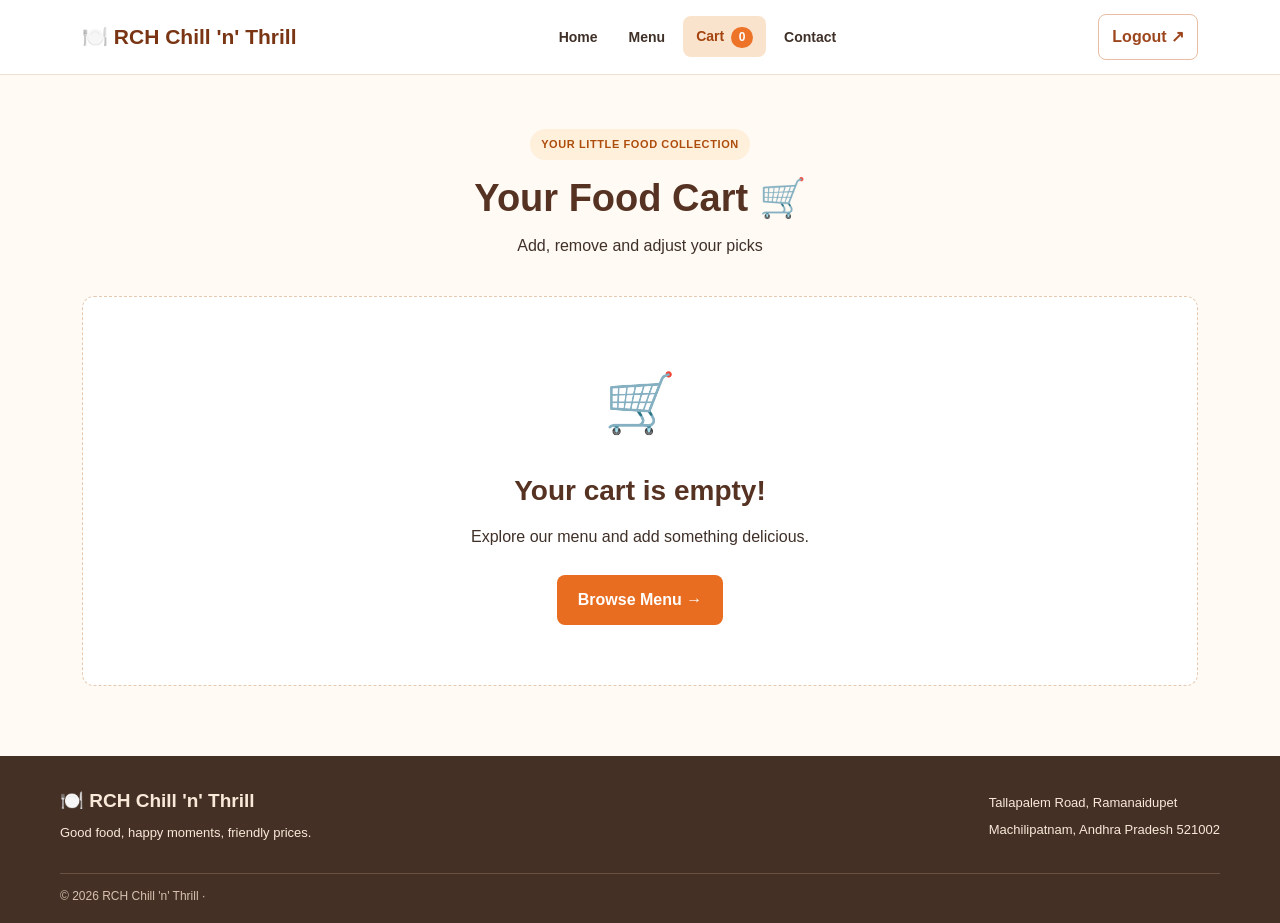
<file: cart.html>
<!DOCTYPE html>
<html lang="en">
<head>
  <meta charset="UTF-8">
  <meta name="viewport" content="width=device-width, initial-scale=1.0">
  <title>Cart | RCH Chill 'n' Thrill</title>
  <link rel="stylesheet" href="style.css">
</head>
<body>
<header class="site-header">
  <div class="header-inner">
    <a class="brand" href="home.html">🍽️ <span>RCH Chill 'n' Thrill</span></a>
    <nav aria-label="Main navigation">
        <a href="home.html">Home</a>
        <a href="menu.html">Menu</a>
        <a href="cart.html" class="active" aria-current="page">Cart <span id="cartCount" class="cart-badge">0</span></a>
        <a href="contact.html">Contact</a>
    </nav>
    <button type="button" onclick="logout()" class="logout-button">Logout ↗</button>
  </div>
</header>

<main class="container">
  <section class="page-intro">
    <span class="pill orange-pill">YOUR LITTLE FOOD COLLECTION</span>
    <h1>Your Food Cart 🛒</h1>
    <p>Add, remove and adjust your picks</p>
  </section>
  <div id="cartItems"></div>
  <div id="cartSummary"></div>
</main>

<footer class="site-footer">
  <div class="footer-inner">
    <div><strong>🍽️ RCH Chill 'n' Thrill</strong><p>Good food, happy moments, friendly prices.</p></div>
    <div><p>Tallapalem Road, Ramanaidupet</p><p>Machilipatnam, Andhra Pradesh 521002</p></div>
  </div>
  <p class="footer-note">© 2026 RCH Chill 'n' Thrill ·</p>
</footer>
  <script src="script.js"></script>
</body>
</html>
</file>
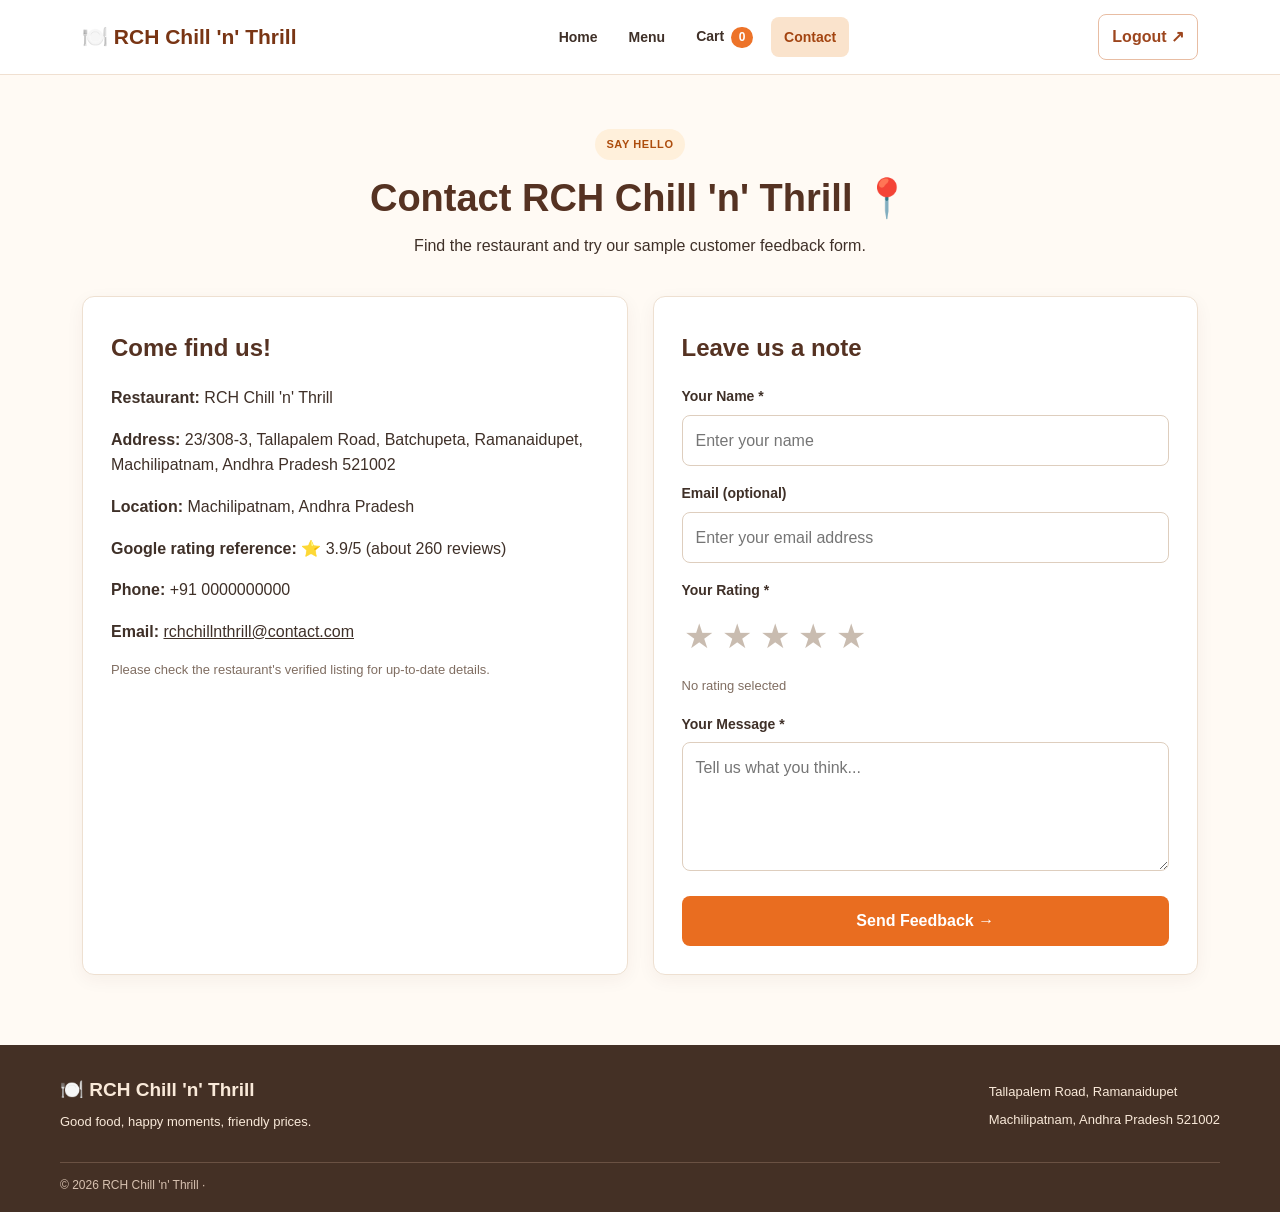
<file: contact.html>
<!DOCTYPE html>
<html lang="en">
<head>
  <meta charset="UTF-8">
  <meta name="viewport" content="width=device-width, initial-scale=1.0">
  <title>Contact | RCH Chill 'n' Thrill</title>
  <link rel="stylesheet" href="style.css">
</head>
<body>
<header class="site-header">
  <div class="header-inner">
    <a class="brand" href="home.html">🍽️ <span>RCH Chill 'n' Thrill</span></a>
    <nav aria-label="Main navigation">
        <a href="home.html">Home</a>
        <a href="menu.html">Menu</a>
        <a href="cart.html">Cart <span id="cartCount" class="cart-badge">0</span></a>
        <a href="contact.html" class="active" aria-current="page">Contact</a>
    </nav>
    <button type="button" onclick="logout()" class="logout-button">Logout ↗</button>
  </div>
</header>

<main class="container">
  <section class="page-intro">
    <span class="pill orange-pill">SAY HELLO</span>
    <h1>Contact RCH Chill 'n' Thrill 📍</h1>
    <p>Find the restaurant and try our sample customer feedback form.</p>
  </section>

  <div class="contact-grid">
    <section class="contact-card">
      <h2>Come find us!</h2>
      <p><strong>Restaurant:</strong> RCH Chill 'n' Thrill</p>
      <p><strong>Address:</strong> 23/308-3, Tallapalem Road, Batchupeta, Ramanaidupet, Machilipatnam, Andhra Pradesh 521002</p>
      <p><strong>Location:</strong> Machilipatnam, Andhra Pradesh</p>
      <p><strong>Google rating reference:</strong> ⭐ 3.9/5 (about 260 reviews)</p>
      <p><strong>Phone:</strong> +91 0000000000</p>
      <p>
        <strong>Email:</strong>
        <a href="https://mail.google.com/mail/?view=cm&fs=1&to=rchchillnthrill@contact.com"
          target="_blank"
          rel="noopener noreferrer">
          rchchillnthrill@contact.com
        </a>
      </p>
      <p class="small-note">Please check the restaurant's verified listing for up-to-date details.</p>
    </section>

    <section class="contact-card">
      <h2>Leave us a note</h2>
      <form id="feedbackForm" novalidate>
        <label for="feedbackName">Your Name *</label>
        <input id="feedbackName" type="text" placeholder="Enter your name">
        <label for="feedbackEmail">Email (optional)</label>
        <input id="feedbackEmail" type="email" placeholder="Enter your email address">
        <p class="input-label">Your Rating *</p>
        <div class="rating-stars" aria-label="Choose a rating from one to five stars">
          <button type="button" class="star" onclick="selectRating(1)" aria-label="1 star" aria-pressed="false">★</button>
          <button type="button" class="star" onclick="selectRating(2)" aria-label="2 stars" aria-pressed="false">★</button>
          <button type="button" class="star" onclick="selectRating(3)" aria-label="3 stars" aria-pressed="false">★</button>
          <button type="button" class="star" onclick="selectRating(4)" aria-label="4 stars" aria-pressed="false">★</button>
          <button type="button" class="star" onclick="selectRating(5)" aria-label="5 stars" aria-pressed="false">★</button>
        </div>
        <p id="ratingMessage" class="small-note">No rating selected</p>
        <label for="feedbackMessage">Your Message *</label>
        <textarea id="feedbackMessage" rows="4" placeholder="Tell us what you think..."></textarea>
        <button type="submit" class="button full-width">Send Feedback →</button>
      </form>
    </section>
  </div>
</main>

<footer class="site-footer">
  <div class="footer-inner">
    <div><strong>🍽️ RCH Chill 'n' Thrill</strong><p>Good food, happy moments, friendly prices.</p></div>
    <div><p>Tallapalem Road, Ramanaidupet</p><p>Machilipatnam, Andhra Pradesh 521002</p></div>
  </div>
  <p class="footer-note">© 2026 RCH Chill 'n' Thrill ·</p>
</footer>
  <script src="script.js"></script>
</body>
</html>
</file>
<file: style.css>
/* RCH Chill 'n' Thrill — beginner-friendly styling */
* { box-sizing: border-box; }
body {
  margin: 0;
  background-color: #fffaf4;
  color: #3f3028;
  font-family: Arial, Helvetica, sans-serif;
  line-height: 1.6;
}
h1, h2, h3 { line-height: 1.25; }
h1 { font-size: 38px; }
h2 { font-size: 28px; color: #553222; }
a { color: inherit; }
button, input, textarea { font: inherit; }
button { cursor: pointer; }
img { display: block; }

/* Navbar shared by Home, Menu, Cart and Contact */
.site-header {
  background-color: #ffffff;
  border-bottom: 1px solid #f0e0d1;
}
.header-inner {
  max-width: 1160px;
  margin: auto;
  padding: 14px 22px;
  display: flex;
  justify-content: space-between;
  align-items: center;
  gap: 15px;
}
.brand {
  font-size: 21px;
  color: #793514;
  font-weight: bold;
  text-decoration: none;
  white-space: nowrap;
}
nav { display: flex; align-items: center; gap: 5px; }
nav a {
  text-decoration: none;
  font-weight: bold;
  padding: 9px 13px;
  border-radius: 8px;
  font-size: 14px;
}
nav a:hover { background-color: #fff0df; color: #b94e10; }
nav a.active { background-color: #fae3cc; color: #a34410; }
.cart-badge {
  display: inline-block;
  padding: 1px 7px;
  min-width: 22px;
  border-radius: 20px;
  margin-left: 3px;
  text-align: center;
  background-color: #ed7329;
  color: white;
  font-size: 12px;
}
.logout-button {
  border: 1px solid #e8bda3;
  background-color: white;
  color: #9d461e;
  border-radius: 8px;
  padding: 9px 13px;
  font-weight: bold;
}
.logout-button:hover { background-color: #fff1e6; }

/* Common elements */
.container { max-width: 1160px; margin: auto; padding: 30px 22px 70px; min-height: 72vh; }
.button {
  display: inline-block;
  border: 0;
  background-color: #e96d20;
  color: white;
  border-radius: 8px;
  padding: 12px 21px;
  font-weight: bold;
  text-decoration: none;
  text-align: center;
}
.button:hover { background-color: #c9540b; }
.button-outline { background-color: transparent; border: 1px solid #de8e5d; color: #984312; }
.button-outline:hover { background-color: #fff0df; }
.full-width { width: 100%; }
.center { text-align: center; margin-top: 25px; }
.small-note { font-size: 13px; color: #806e62; }
.eyebrow { color: #c15a17; font-weight: bold; letter-spacing: 1px; font-size: 12px; }
.pill { display: inline-block; background-color: #000000; padding: 7px 11px; border-radius: 25px; font-size: 11px; font-weight: bold; letter-spacing: .6px; }
.orange-pill { color: #ad4d0d; background-color: #fff0db; }
.demo-tag { display: inline-block; background-color: #fff0cc; color: #94500b; padding: 4px 7px; border-radius: 5px; font-size: 11px; vertical-align: middle; }
.content-section { padding: 36px 0; }
.last-section { padding-bottom: 10px; }
.section-heading { display: flex; align-items: end; justify-content: space-between; gap: 15px; margin-bottom: 19px; }
.section-heading h2 { margin: 4px 0 0; }
.text-link { color: #c75c16; font-size: 14px; font-weight: bold; text-decoration: none; }
.text-link:hover { text-decoration: underline; }
.page-intro { text-align: center; max-width: 790px; margin: 24px auto 38px; }
.page-intro h1 { color: #553222; margin: 15px 0 10px; }
.page-intro p { margin: 8px 0; }

/* Login page */
.login-page { background-color: #fffaf4; }
.login-layout { min-height: 100vh; display: grid; grid-template-columns: 1fr 1fr; }
.login-visual { position: relative; min-height: 600px; background-color: #472c1d; overflow: hidden; }
.login-visual img { width: 100%; height: 100%; object-fit: cover; position: absolute; }
.login-visual::after { content: ""; position: absolute; inset: 0; background: linear-gradient(transparent 30%, #24150eea); }
.login-visual-text { position: absolute; bottom: 40px; left: 9%; right: 9%; z-index: 1; color: white; }
.login-visual-text h2 { font-size: 43px; color: white; margin: 14px 0; }
.login-visual-text p { font-size: 17px; }
.login-panel { display: flex; align-items: center; justify-content: center; flex-direction: column; padding: 40px 30px; }
.login-box { width: 100%; max-width: 410px; }
.login-brand { color: #9c4317; font-weight: bold; font-size: 23px; margin-bottom: 48px; }
.login-box h1 { color: #523126; font-size: 34px; margin: 10px 0; }
.intro-copy { color: #806b5d; margin-bottom: 28px; }
label, .input-label { display: block; font-weight: bold; margin: 16px 0 7px; font-size: 14px; }
input, textarea {
  background-color: white;
  border: 1px solid #decebe;
  border-radius: 8px;
  width: 100%;
  padding: 12px 13px;
  color: #433029;
}
input:focus, textarea:focus { outline: 2px solid #efb588; border-color: #db702a; }
.login-box .button { margin-top: 22px; }
.login-note { margin-top: 22px; }
.form-message { min-height: 20px; color: #ab511c; font-weight: bold; font-size: 13px; }
.login-footnote { color: #a18d7e; font-size: 12px; text-align: center; margin-top: 36px; }

/* Homepage hero and introduction */
.hero { display: grid; grid-template-columns: 1fr 1fr; gap: 45px; align-items: center; padding: 22px 0 35px; }
.hero h1 { font-size: 48px; color: #432b20; margin: 12px 0 19px; }
.hero h1 span { color: #dc661b; }
.hero-copy > p:not(.eyebrow) { font-size: 17px; max-width: 520px; }
.hero-actions { display: flex; gap: 12px; flex-wrap: wrap; margin: 25px 0 24px; }
.hero-details { display: flex; gap: 17px; flex-wrap: wrap; color: #745647; font-size: 13px; }
.hero-picture { position: relative; }
.hero-picture img { width: 100%; height: 390px; object-fit: cover; border-radius: 16px; box-shadow: 0 15px 35px #40210f19; }
.welcome-strip { background-color: #faead5; padding: 15px 20px; display: flex; flex-wrap: wrap; justify-content: space-around; gap: 13px; border-radius: 10px; font-size: 14px; font-weight: bold; color: #864c2d; }
.about-section { display: grid; grid-template-columns: 1fr 1.5fr; align-items: start; gap: 35px; border-bottom: 1px solid #f0e3d8; }
.about-section h2 { margin-top: 4px; }
.about-section p { margin-top: 0; }

/* Food cards and category buttons */
.food-grid { display: grid; grid-template-columns: repeat(3, 1fr); gap: 22px; margin: 18px 0; }
.food-card { background-color: white; border: 1px solid #f0e3d6; border-radius: 12px; overflow: hidden; box-shadow: 0 5px 15px #482a1710; display: flex; flex-direction: column; }
.food-card:hover { box-shadow: 0 9px 24px #482a1726; }
.food-card img { width: 100%; height: 190px; object-fit: cover; background-color: #f8dfc1; }
.food-card-content { padding: 16px 17px 18px; flex: 1; display: flex; flex-direction: column; }
.food-card-title { display: flex; justify-content: space-between; gap: 7px; align-items: start; }
.food-card h3 { margin: 0; font-size: 19px; }
.food-card p { margin: 8px 0 12px; color: #7c685c; font-size: 14px; }
.food-type { font-size: 12px; white-space: nowrap; font-weight: bold; }
.veg { color: #258342; }
.nonveg { color: #ba4a35; }
.food-card-bottom { display: flex; justify-content: space-between; align-items: center; gap: 10px; margin-top: auto; }
.food-card .price { font-size: 22px; font-weight: bold; color: #ad4512; }
.food-card .button { padding: 10px 13px; font-size: 13px; }
.menu-tools { max-width: 620px; margin: 0 auto 23px; }
.menu-tools label { margin: 0 0 9px; }
.menu-tools input { background-color: white; }
.search-count { text-align: right; color: #8b7060; margin-top: 9px; font-size: 13px; }
.filter-bar { display: flex; flex-wrap: wrap; justify-content: center; gap: 9px; margin: 0 0 30px; }
.filter-button { border: 1px solid #ead6c3; border-radius: 20px; background-color: #fff; padding: 8px 15px; font-size: 13px; color: #694535; }
.filter-button:hover, .filter-button.selected { border-color: #db681f; background-color: #e96d20; color: white; }
.no-results { grid-column: 1 / -1; background: white; padding: 30px; text-align: center; border-radius: 10px; }

/* Offers and updates */
.simple-grid { display: grid; grid-template-columns: repeat(3, 1fr); gap: 20px; }
.info-card { background: #fff; padding: 24px 20px; border: 1px solid #f0e2d4; border-radius: 10px; }
.info-icon { display: inline-block; font-size: 27px; margin-bottom: 5px; }
.info-card h3 { color: #7d3e1e; margin: 8px 0; }
.info-card p { color: #806e60; margin: 0; }

/* Cart */
.cart-row { display: flex; gap: 18px; align-items: center; justify-content: space-between; padding: 15px 20px; border-radius: 12px; border: 1px solid #f0e2d4; margin: 12px 0; background: white; }
.cart-food { display: flex; align-items: center; gap: 16px; flex: 1; }
.cart-food img { width: 92px; height: 80px; border-radius: 8px; object-fit: cover; background: #f6eadf; }
.cart-food h3 { font-size: 17px; margin: 0; }
.cart-food p { margin: 4px 0 0; color: #847366; font-size: 13px; }
.cart-controls { display: flex; align-items: center; gap: 12px; }
.cart-controls button { border: 1px solid #e8ceba; background: #fff6ee; border-radius: 7px; width: 34px; height: 34px; font-size: 18px; }
.cart-controls button:hover { background: #fce4c9; }
.cart-line-price { color: #9a4018; font-weight: bold; min-width: 72px; text-align: right; }
.remove-button { border: 0; border-radius: 7px; background: #fff0ee; color: #b04438; padding: 9px 12px; font-weight: bold; font-size: 13px; }
.remove-button:hover { background: #fbe0db; }
.cart-total { background: #fff1df; padding: 24px; border: 1px solid #f4d5b5; border-radius: 12px; margin-top: 22px; display: flex; align-items: center; justify-content: space-between; gap: 20px; flex-wrap: wrap; }
.cart-total h2 { font-size: 18px; margin: 4px 0; }
.cart-total .grand-total { font-size: 25px; color: #b34b11; }
.cart-actions { display: flex; gap: 12px; flex-wrap: wrap; }
.clear-button { background-color: #6d5c50; }
.clear-button:hover { background-color: #514239; }
.empty-cart { text-align: center; padding: 60px 20px; border-radius: 12px; background: white; border: 1px dashed #e7c9af; }
.empty-cart .empty-icon { font-size: 58px; margin: 0; }
.empty-cart h2 { margin-bottom: 5px; }
.empty-cart p { margin-bottom: 25px; }

/* Contact and star feedback */
.contact-grid { display: grid; grid-template-columns: 1fr 1fr; gap: 25px; }
.contact-card { padding: 28px; background: white; border: 1px solid #eee0d1; border-radius: 12px; box-shadow: 0 5px 18px #51301b0d; }
.contact-card h2 { font-size: 24px; margin: 8px 0 22px; }
.contact-card p { overflow-wrap: anywhere; }
.contact-card .button { margin-top: 18px; }
.rating-stars { display: flex; gap: 4px; }
.star { font-size: 34px; padding: 0 2px; border: 0; background: transparent; color: #c9bcb0; }
.star:hover, .star.chosen { color: #f09a22; }

/* Messages appear at the bottom — NO blocking alert() dialogs */
.toast {
  position: fixed;
  bottom: 24px;
  left: 50%;
  transform: translateX(-50%);
  background-color: #3b2b22;
  color: white;
  border-radius: 10px;
  padding: 13px 22px;
  font-size: 14px;
  font-weight: bold;
  box-shadow: 0 8px 25px #00000036;
  text-align: center;
  z-index: 50;
  max-width: 90%;
  width: max-content;
  opacity: 0;
  visibility: hidden;
  transition: opacity .2s;
  pointer-events: none;
}
.toast.show { opacity: 1; visibility: visible; }

/* Footer */
.site-footer { background-color: #443025; color: #f9e9d9; padding: 30px 22px 17px; }
.footer-inner { display: flex; justify-content: space-between; gap: 25px; max-width: 1160px; margin: auto; }
.footer-inner strong { font-size: 19px; }
.footer-inner p { margin: 7px 0; font-size: 13px; }
.footer-note { margin: 22px auto 0; max-width: 1160px; padding-top: 13px; border-top: 1px solid #6a5143; color: #d7c1b0; font-size: 12px; }

/* Smaller screens */
@media (max-width: 850px) {
  .header-inner { flex-wrap: wrap; justify-content: center; }
  .brand { width: 100%; text-align: center; }
  .login-layout { grid-template-columns: 1fr; }
  .login-visual { min-height: 250px; }
  .login-visual-text { bottom: 15px; }
  .login-visual-text h2 { font-size: 25px; margin: 8px 0; }
  .login-visual-text p { display: none; }
  .login-brand { margin-bottom: 24px; }
  .hero, .about-section, .contact-grid { grid-template-columns: 1fr; }
  .hero h1 { font-size: 39px; }
  .hero-picture img { height: 290px; }
  .food-grid, .simple-grid { grid-template-columns: repeat(2, 1fr); }
}
@media (max-width: 550px) {
  .container { padding: 20px 16px 45px; }
  h1 { font-size: 30px; }
  h2 { font-size: 24px; }
  .login-panel { padding: 28px 20px; }
  .login-box h1 { font-size: 29px; }
  .hero { gap: 22px; }
  .hero h1 { font-size: 34px; }
  .hero-picture img { height: 235px; }
  .food-grid, .simple-grid { grid-template-columns: 1fr; }
  .food-card img { height: 215px; }
  nav { flex-wrap: wrap; justify-content: center; }
  nav a { padding: 7px 9px; }
  .section-heading { align-items: start; flex-wrap: wrap; }
  .cart-row { flex-wrap: wrap; padding: 13px; }
  .cart-food { flex-basis: 100%; }
  .cart-total { flex-direction: column; text-align: center; }
  .cart-actions { justify-content: center; }
  .contact-card { padding: 20px; }
  .footer-inner { flex-direction: column; gap: 6px; }
  .toast { bottom: 15px; }
}
</file>
